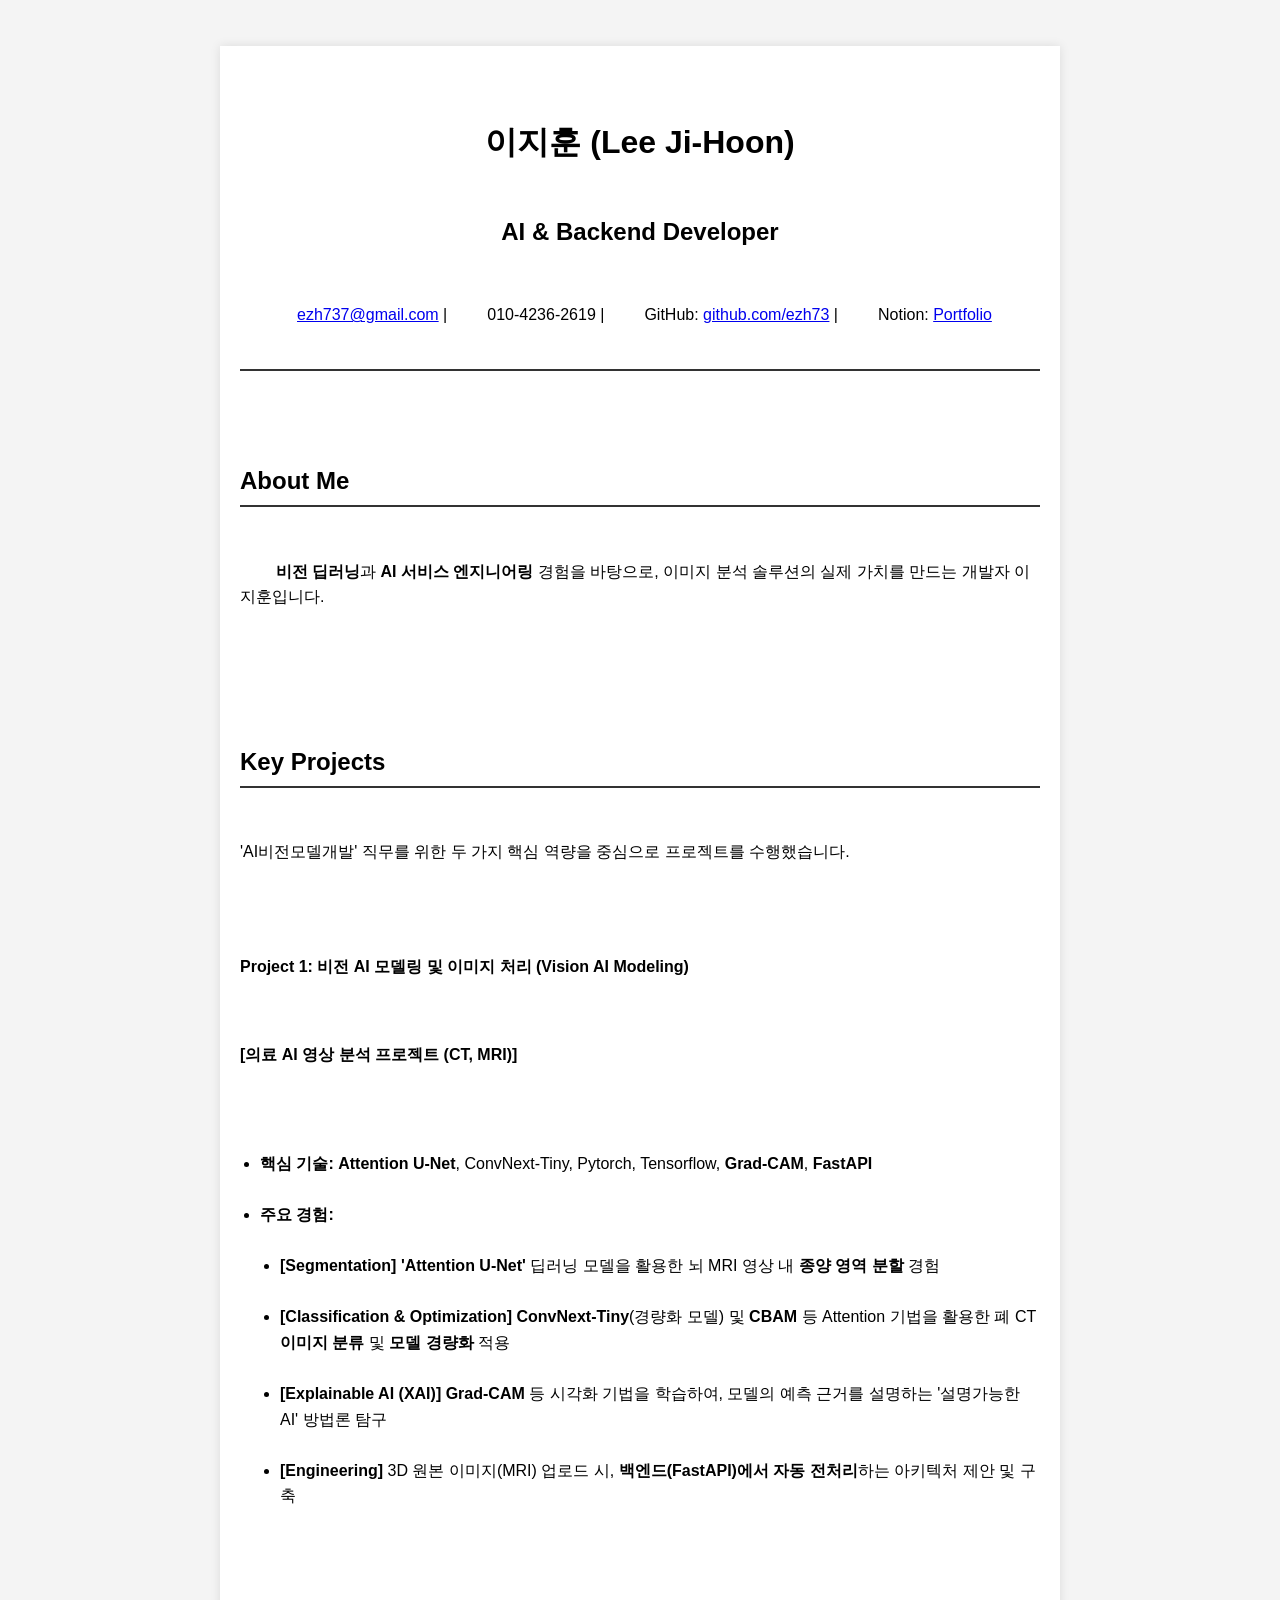
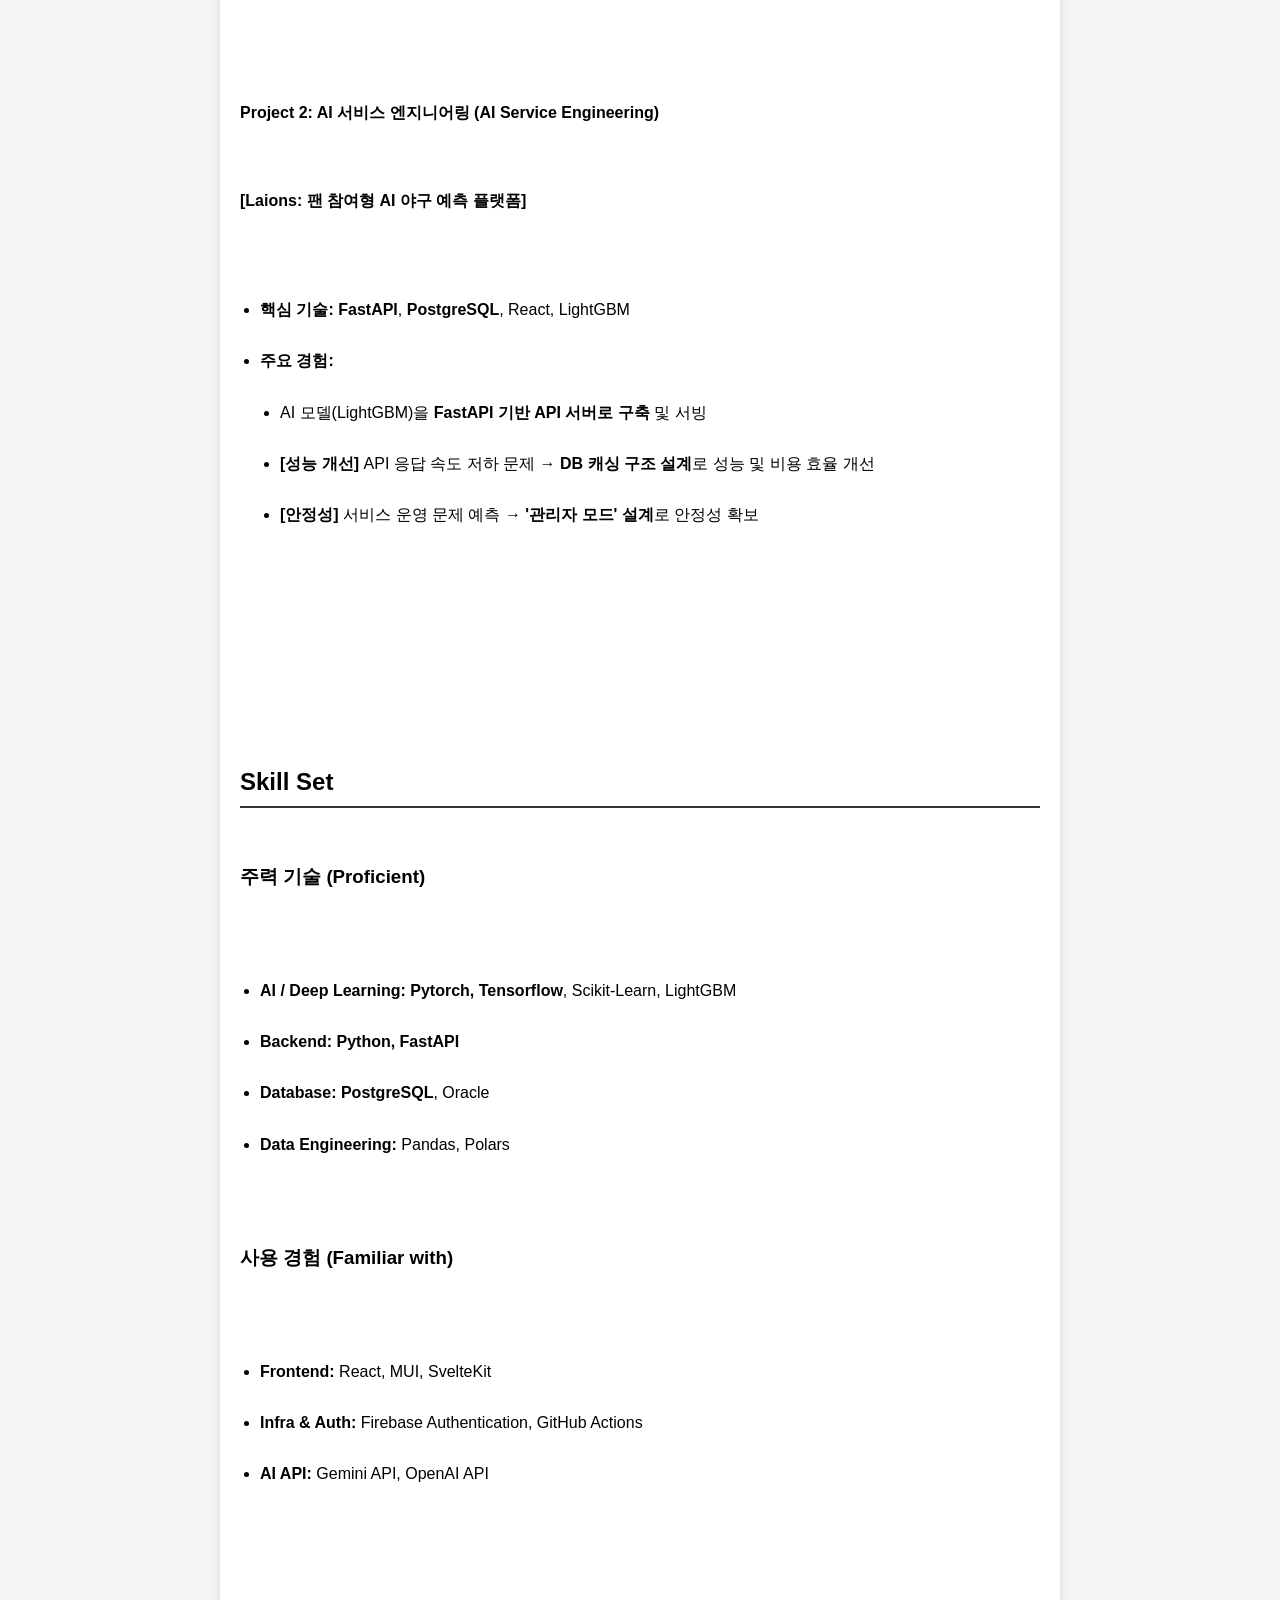
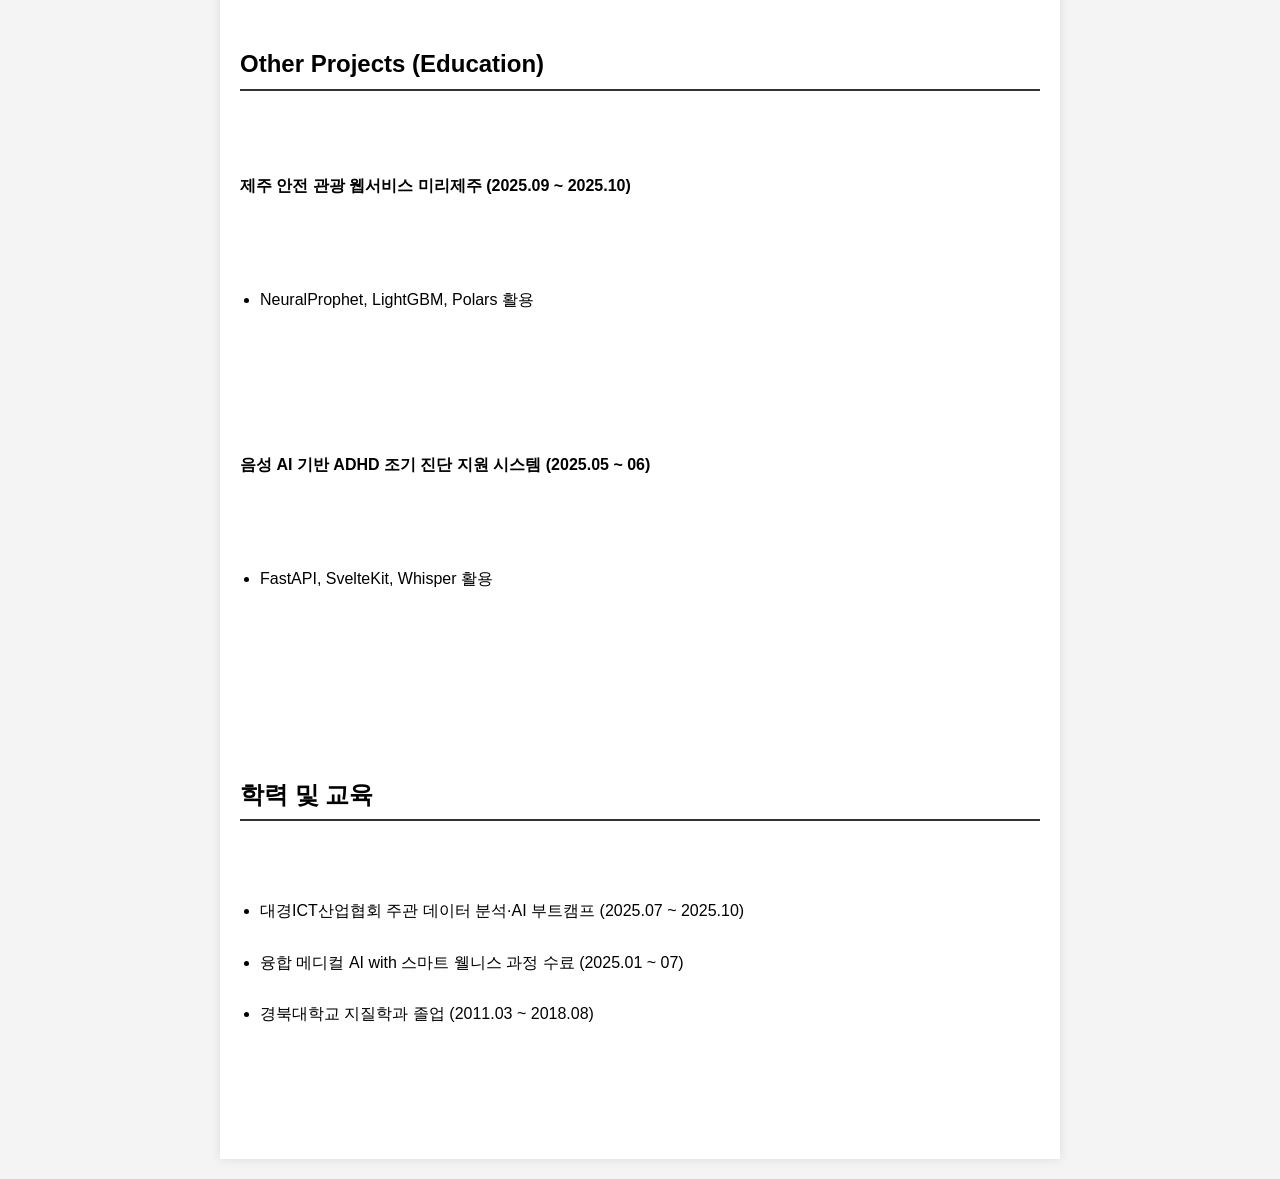
<file: index.html>
<!DOCTYPE html>
<html lang="ko">
<head>
  <meta charset="utf-8" />
  <meta name="viewport" content="width=device-width, initial-scale=1" />
  <title>이지훈 | AI & Backend Developer</title>
  <link rel="stylesheet" href="styles2.css" />
</head>
<body> 
  <div class="resume">
    <header>
      <h1>이지훈 (Lee Ji-Hoon)</h1>
      <h2>AI & Backend Developer</h2>
      <p>
        <a href="mailto:ezh737@gmail.com">ezh737@gmail.com</a> |
        010-4236-2619 |
        GitHub: <a href="https://github.com/ezh73" target="_blank" rel="noreferrer">github.com/ezh73</a> |
        Notion: <a href="https://www.notion.so/29bd25a9617380efbd83e2cf82411243" target="_blank" rel="noreferrer">Portfolio</a>
      </p>
    </header>

    <section id="summary">
      <h2>About Me</h2>
      <p>
        <strong>비전 딥러닝</strong>과 <strong>AI 서비스 엔지니어링</strong> 경험을 바탕으로, 이미지 분석 솔루션의 실제 가치를 만드는 개발자 이지훈입니다.
      </p>
    </section>


    <section id="projects">
      <h2>Key Projects</h2>
      <p>'AI비전모델개발' 직무를 위한 두 가지 핵심 역량을 중심으로 프로젝트를 수행했습니다.</p>

      <article class="project">
        <h4>Project 1: 비전 AI 모델링 및 이미지 처리 (Vision AI Modeling)</h4>
        <p><b>[의료 AI 영상 분석 프로젝트 (CT, MRI)]</b></p>
        <ul>
          <li><b>핵심 기술:</b> <strong>Attention U-Net</strong>, ConvNext-Tiny, Pytorch, Tensorflow, <strong>Grad-CAM</strong>, <strong>FastAPI</strong></li>
          <li><b>주요 경험:</b>
            <ul>
              <li><b>[Segmentation]</b> <strong>'Attention U-Net'</strong> 딥러닝 모델을 활용한 뇌 MRI 영상 내 <strong>종양 영역 분할</strong> 경험</li>
              <li><b>[Classification & Optimization]</b> <strong>ConvNext-Tiny</strong>(경량화 모델) 및 <strong>CBAM</strong> 등 Attention 기법을 활용한 폐 CT <strong>이미지 분류</strong> 및 <strong>모델 경량화</strong> 적용</li>
              <li><b>[Explainable AI (XAI)]</b> <strong>Grad-CAM</strong> 등 시각화 기법을 학습하여, 모델의 예측 근거를 설명하는 '설명가능한 AI' 방법론 탐구</li>
              <li><b>[Engineering]</b> 3D 원본 이미지(MRI) 업로드 시, <strong>백엔드(FastAPI)에서 자동 전처리</strong>하는 아키텍처 제안 및 구축</li>
            </ul>
          </li>
        </ul>
      </article>

      <article class="project">
        <h4>Project 2: AI 서비스 엔지니어링 (AI Service Engineering)</h4>
        <p><b>[Laions: 팬 참여형 AI 야구 예측 플랫폼]</b></p>
        <ul>
          <li><b>핵심 기술:</b> <strong>FastAPI</strong>, <strong>PostgreSQL</strong>, React, LightGBM</li>
          <li><b>주요 경험:</b>
            <ul>
              <li>AI 모델(LightGBM)을 <strong>FastAPI 기반 API 서버로 구축</strong> 및 서빙</li>
              <li><b>[성능 개선]</b> API 응답 속도 저하 문제 → <strong>DB 캐싱 구조 설계</strong>로 성능 및 비용 효율 개선</li>
              <li><b>[안정성]</b> 서비스 운영 문제 예측 → <strong>'관리자 모드' 설계</strong>로 안정성 확보</li>
            </ul>
          </li>
        </ul>
      </article>
    </section>

    <section id="skills">
      <h2>Skill Set</h2>
      <h3>주력 기술 (Proficient)</h3>
      <ul>
        <li><b>AI / Deep Learning:</b> <strong>Pytorch, Tensorflow</strong>, Scikit-Learn, LightGBM</li>
        <li><b>Backend:</b> <strong>Python, FastAPI</strong></li>
        <li><b>Database:</b> <strong>PostgreSQL</strong>, Oracle</li>
        <li><b>Data Engineering:</b> Pandas, Polars</li>
      </ul>
      <h3>사용 경험 (Familiar with)</h3>
      <ul>
        <li><b>Frontend:</b> React, MUI, SvelteKit</li>
        <li><b>Infra & Auth:</b> Firebase Authentication, GitHub Actions</li>
        <li><b>AI API:</b> Gemini API, OpenAI API</li>
        </ul>
    </section>

    <section id="other-projects">
      <h2>Other Projects (Education)</h2>
      <article class="project">
        <h4>제주 안전 관광 웹서비스 미리제주 (2025.09 ~ 2025.10)</h4>
        <ul>
          <li>NeuralProphet, LightGBM, Polars 활용</li>
        </ul>
      </article>
      <article class="project">
        <h4>음성 AI 기반 ADHD 조기 진단 지원 시스템 (2025.05 ~ 06)</h4>
        <ul>
          <li>FastAPI, SvelteKit, Whisper 활용</li>
        </ul>
      </article>
    </section>

    <section id="education-training">
      <h2>학력 및 교육</h2>
      <ul>
        <li>대경ICT산업협회 주관 데이터 분석·AI 부트캠프 (2025.07 ~ 2025.10)</li>
        <li>융합 메디컬 AI with 스마트 웰니스 과정 수료 (2025.01 ~ 07)</li>
        <li>경북대학교 지질학과 졸업 (2011.03 ~ 2018.08)</li>
      </ul>
    </section>

  </div>
</body>
</html>
</file>
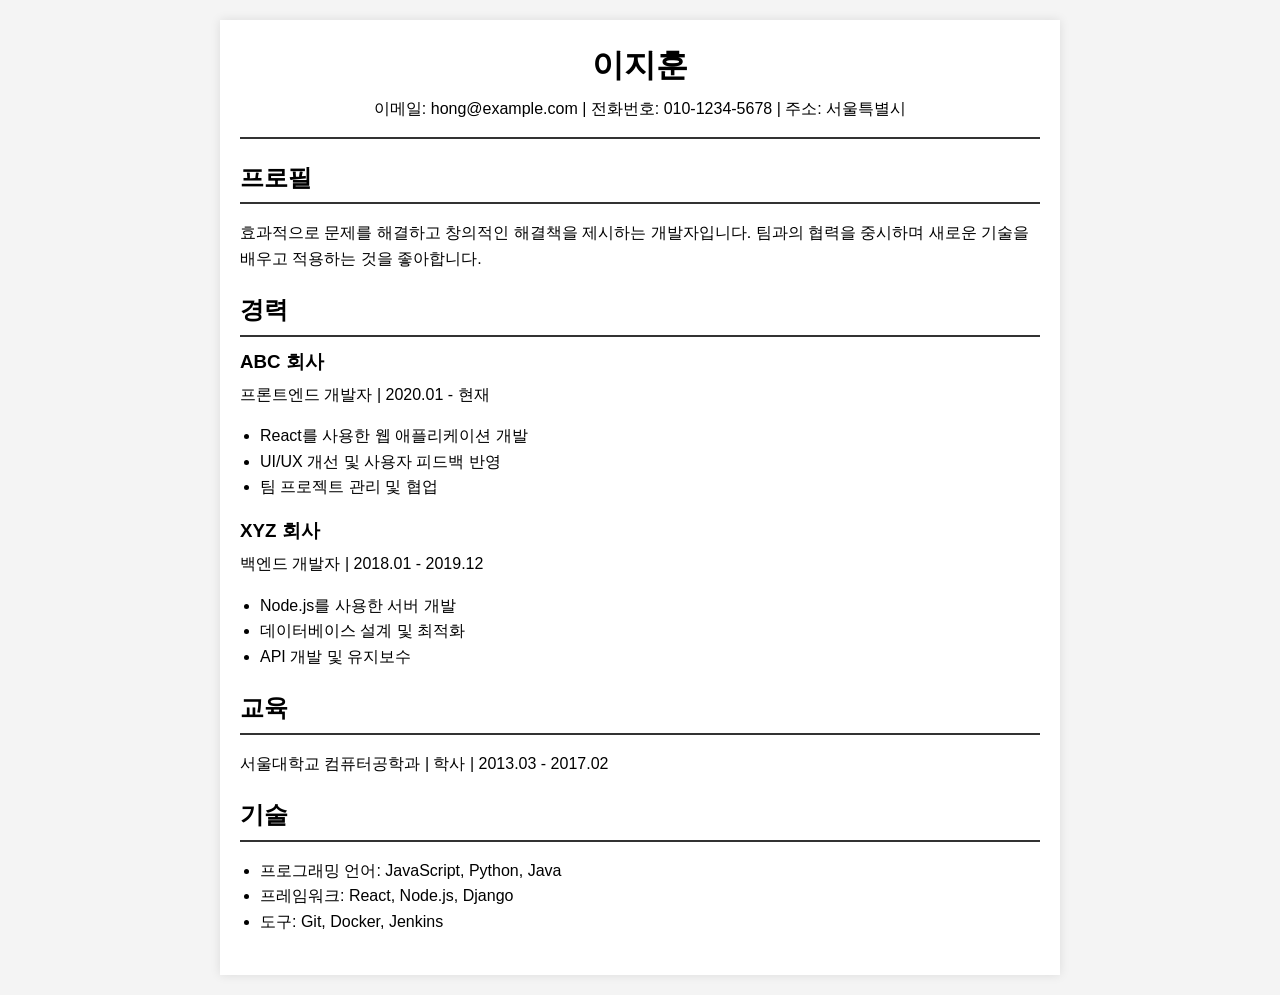
<file: 05_chatGPT_이력서_template.html>
<!DOCTYPE html>
<html lang="ko">
<head>
    <meta charset="UTF-8">
    <meta name="viewport" content="width=device-width, initial-scale=1.0">
    <title>이력서</title>
    <link rel="stylesheet" href="styles2.css">
</head>
<body>
<div class="resume">
    <header>
        <h1>이지훈</h1>
        <p>이메일: hong@example.com | 전화번호: 010-1234-5678 | 주소: 서울특별시</p>
    </header>
    <section>
        <h2>프로필</h2>
        <p>효과적으로 문제를 해결하고 창의적인 해결책을 제시하는 개발자입니다. 팀과의 협력을 중시하며 새로운 기술을 배우고 적용하는 것을 좋아합니다.</p>
    </section>
    <section>
        <h2>경력</h2>
        <div class="job">
            <h3>ABC 회사</h3>
            <p>프론트엔드 개발자 | 2020.01 - 현재</p>
            <ul>
                <li>React를 사용한 웹 애플리케이션 개발</li>
                <li>UI/UX 개선 및 사용자 피드백 반영</li>
                <li>팀 프로젝트 관리 및 협업</li>
            </ul>
        </div>
        <div class="job">
            <h3>XYZ 회사</h3>
            <p>백엔드 개발자 | 2018.01 - 2019.12</p>
            <ul>
                <li>Node.js를 사용한 서버 개발</li>
                <li>데이터베이스 설계 및 최적화</li>
                <li>API 개발 및 유지보수</li>
            </ul>
        </div>
    </section>
    <section>
        <h2>교육</h2>
        <p>서울대학교 컴퓨터공학과 | 학사 | 2013.03 - 2017.02</p>
    </section>
    <section>
        <h2>기술</h2>
        <ul>
            <li>프로그래밍 언어: JavaScript, Python, Java</li>
            <li>프레임워크: React, Node.js, Django</li>
            <li>도구: Git, Docker, Jenkins</li>
        </ul>
    </section>
</div>
</body>
</html>
</file>
<file: styles2.css>
body {
    font-family: Arial, sans-serif;
    line-height: 1.6;
    background-color: #f4f4f4;
    margin: 0;
    padding: 0;
}

.resume {
    max-width: 800px;
    margin: 20px auto;
    padding: 20px;
    background-color: #fff;
    box-shadow: 0 0 10px rgba(0, 0, 0, 0.1);
}

header {
    text-align: center;
    border-bottom: 2px solid #333;
    padding-bottom: 10px;
    margin-bottom: 20px;
}

header h1 {
    margin: 0;
}

header p {
    margin: 5px 0;
}

section {
    margin-bottom: 20px;
}

section h2 {
    border-bottom: 2px solid #333;
    padding-bottom: 5px;
    margin-bottom: 10px;
}

.job {
    margin-bottom: 15px;
}

.job h3 {
    margin: 0;
}

.job p {
    margin: 5px 0;
}

ul {
    list-style-type: disc;
    padding-left: 20px;
}
</file>
